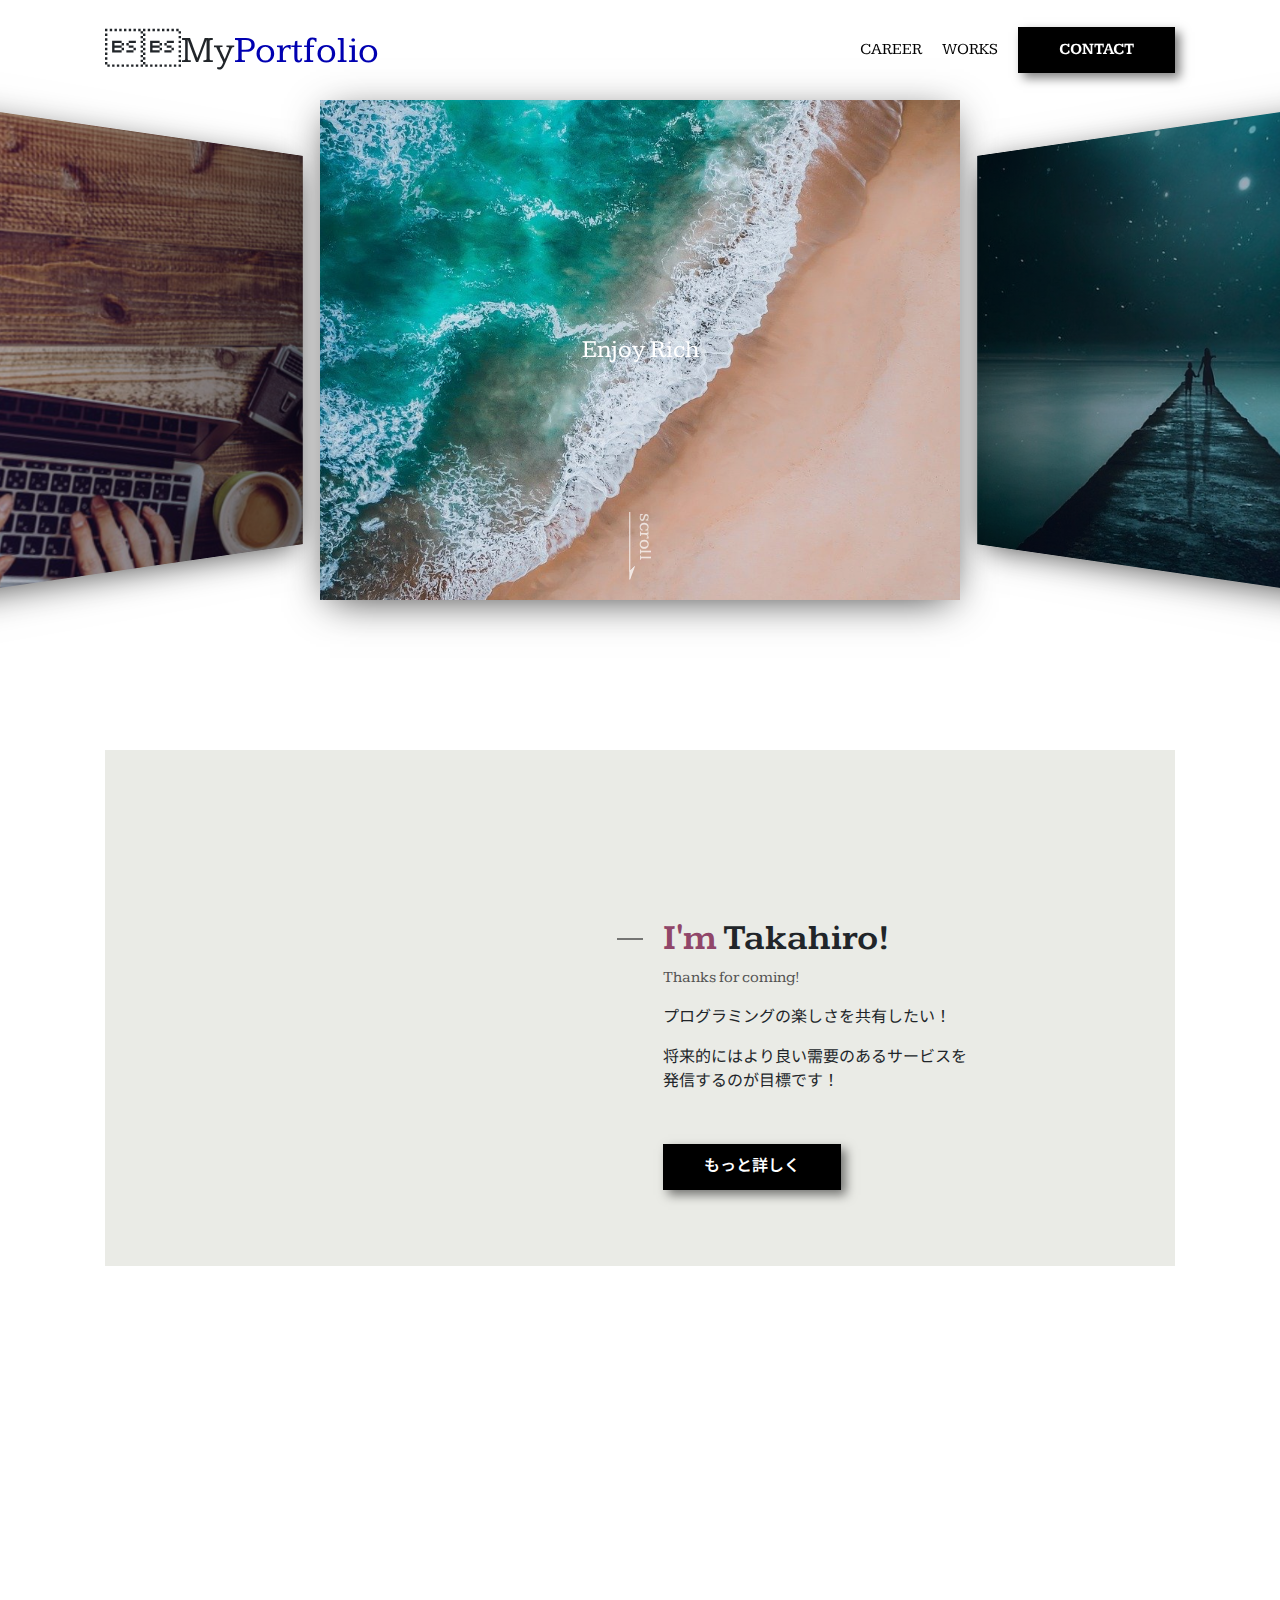
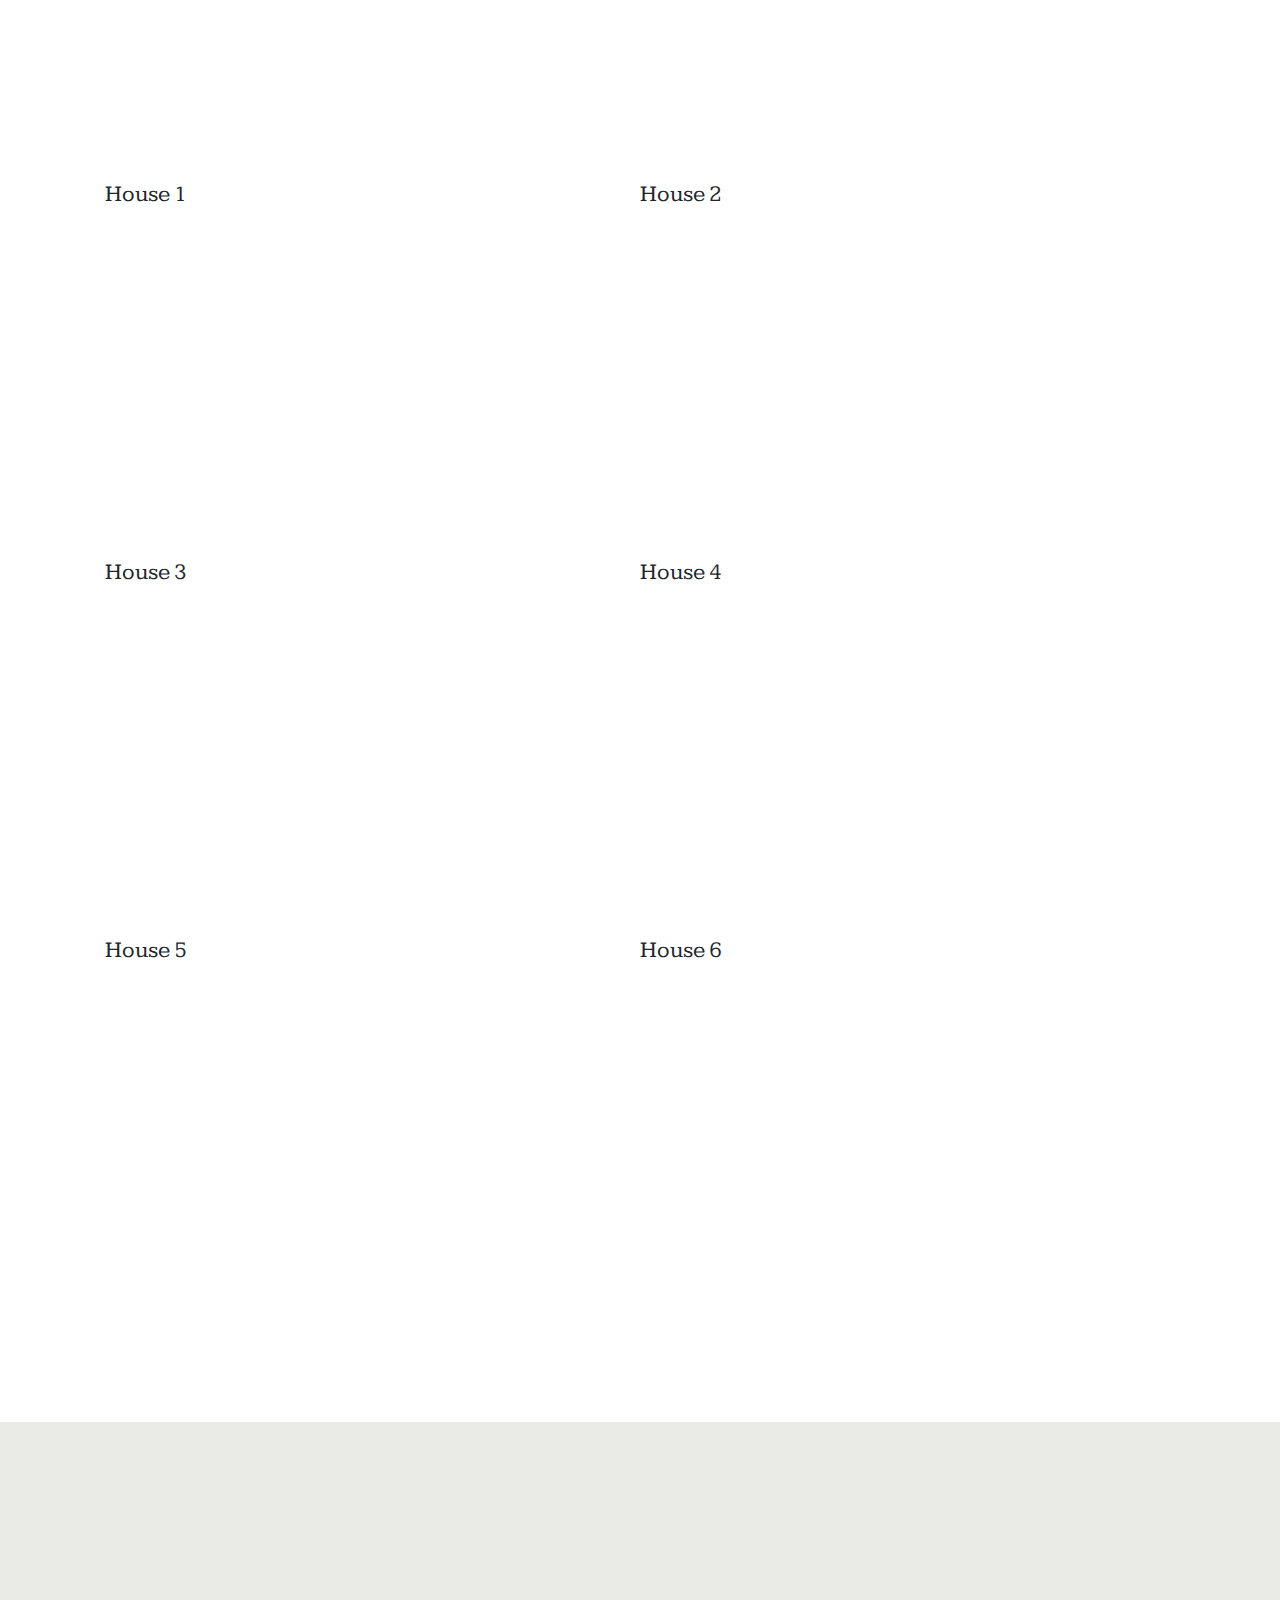
<file: index.html>
<!DOCTYPE html>
<html lang="ja">
  <head>  
    <meta charset="UTF-8" />
    <meta name="viewport" content="width=device-width, initial-scale=1.0" />
    <meta http-equiv="X-UA-Compatible" content="ie=edge" />
    <title>My portfolio</title>
    <meta name="description" content="This site is a test site.">
    
    <link rel="stylesheet" href="styles/loader.css">
    <script src="scripts/vendors/pace.js"></script>
    <link
      href="https://fonts.googleapis.com/css?family=Kameron:400,700|Noto+Sans+JP&display=swap"
      rel="stylesheet"
    />
    <link rel="stylesheet" href="styles/vendors/bootstrap-reboot.css" />
    <link rel="stylesheet" href="styles/vendors/swiper.min.css" />
    <link rel="stylesheet" href="styles/style.css" />
  </head>
  <body>
    <div id="global-container">
      <div id="container">
        <div class="mobile-menu__cover"></div>
        <div class="nav-trigger"></div>
        <header class="header">
          <div class="header__inner appear up">
            <div class="logo item">
              <span class="logo__stay">My</span>  
              <span class="logo__world">Portfolio</span>
            </div>
            <nav class="header__nav">
              <ul class="header__ul">
                <li class="header__li item"><a href="career.html">Career</a></li>
                <li class="header__li item"><a href="works.html">Works</a></li>
                <li class="header__li item">
                  <a class="btn filled" href="#">Contact</a>
                </li>
              </ul>
            </nav>
            <button class="mobile-menu__btn">
              <span></span>
              <span></span>
              <span></span>
            </button>
          </div>
        </header>
        <div id="content">
          <div class="hero">
            <div class="swiper-container">
              <div class="swiper-wrapper">
                <div class="swiper-slide">
                  <div class="hero__title">Enjoy Rich</div>
                  <img src="images/EnjoyRich.jpeg" alt="" />
                </div>
                <div class="swiper-slide">
                  <div class="hero__title">Fantastic</div>
                  <img src="images/Fantastic.jpeg" alt="" />
                </div>
                <div class="swiper-slide">
                  <div class="hero__title">Experience</div>
                  <img src="images/Experience.jpeg" alt="" />
                </div>
              </div>
              <div class="hero__footer">
                <img class="hero__downarrow" src="images/arrow.svg" />
                <span class="hero__scrolltext">scroll</span>
              </div>
            </div>
          </div>
          <div id="main-content">
            <aside class="side left">
              <div class="side__inner">
                <a class="twitter icon tween-animate-title" href="https://twitter.com/taka_medias04">Twitter</a>
                <a class="fb icon tween-animate-title" href="#">Facebook</a>
              </div>
            </aside>
            <main>
              <section class="travel">
                <div class="travel__inner">
                  <div class="travel__img cover-slide">
                    <img
                      class="img-zoom"
                      src="images/IMG_01.jpeg"
                      alt=""
                    />
                  </div>
                  <div class="travel__texts appear left">
                    <div class="travel__texts-inner">
                      <div class="travel__title main-title item">
                        <span class="purple">I'm </span>
                        <span>Takahiro!</span>
                      </div>
                      <div class="travel__sub sub-title item">Thanks for coming!</div>
                      <div class="travel__description item">
                        <p>
                        プログラミングの楽しさを共有したい！<br >
                        </p>
                        <p>将来的にはより良い需要のあるサービスを<br>発信するのが目標です！</p>
                      </div>
                      <div class="travel__btn item">
                        <button class="btn filled" onclick="location.href='career.html'" >もっと詳しく</button>
                      </div>
                    </div>
                  </div>
                </div>
              </section>
              <section class="houses">
                <div>
                  <h2 class="main-title tween-animate-title">Find Your House</h2>
                  <p class="sub-title tween-animate-title">タイル型レイアウトで世界中のオシャレな物件を公開します！　あなたのイチオシを見つけてみませんか？</p>
                </div>
                <div class="houses__inner">
                  <div class="houses__item">
                    <div class="cover-slide hover-darken">
                      <div
                        class="bg-img-zoom img-bg50"
                        style="background-image: url(images/villa-1.jpg)"
                      ></div>
                    </div>
                    <p class="houses__title">House 1</p>
                  </div>
                  <div class="houses__item">
                    <div class="cover-slide hover-darken">
                      <div
                        class="bg-img-zoom img-bg50"
                        style="background-image: url(images/villa-2.jpg)"
                      ></div>
                    </div>
                    <p class="houses__title">House 2</p>
                  </div>
                  <div class="houses__item">
                    <div class="cover-slide hover-darken">
                      <div
                        class="bg-img-zoom img-bg50"
                        style="background-image: url(images/villa-3.jpg)"
                      ></div>
                    </div>
                    <p class="houses__title">House 3</p>
                  </div>
                  <div class="houses__item">
                    <div class="cover-slide hover-darken">
                      <div
                        class="bg-img-zoom img-bg50"
                        style="background-image: url(images/villa-4.jpg)"
                      ></div>
                    </div>
                    <p class="houses__title">House 4</p>
                  </div>
                  <div class="houses__item">
                    <div class="cover-slide hover-darken">
                      <div
                        class="bg-img-zoom img-bg50"
                        style="background-image: url(images/villa-5.jpg)"
                      ></div>
                    </div>
                    <p class="houses__title">House 5</p>
                  </div>
                  <div class="houses__item">
                    <div class="cover-slide hover-darken">
                      <div
                        class="bg-img-zoom img-bg50"
                        style="background-image: url(images/villa-6.jpg)"
                      ></div>
                    </div>
                    <p class="houses__title">House 6</p>
                  </div>
                  <div class="houses__btn appear up">
                    <button class="btn slide-bg item">もっと詳しく</button>
                  </div>
                </div>
              </section>
              <section class="popular">
                <div class="popular__header">
                  <h2 class="main-title tween-animate-title">My Skill</h2>
                  <p class="sub-title tween-animate-title">フロントエンドの技術をさらに磨いていきます！</p>
                </div>
                <div class="popular__inner appear up">
                  <div class="popular__container">
                    <div class="popular__item item">
                      <div class="popular__img">
                        <img src="images/HTML.icon.png" alt="" />
                      </div>
                      <div class="popular__title">HTML</div>
                      <p>Webページを表現します</p>
                    </div>
                    <div class="popular__item item">
                      <div class="popular__img">
                        <img src="images/CSS.icon.png" alt="" />
                      </div>
                      <div class="popular__title">CSS</div>
                      <p>Webページの見た目をデザインします</p>
                    </div>
                    <div class="popular__item item">
                      <div class="popular__img">
                        <img src="images/JS.icon.png" alt="" />
                      </div>
                      <div class="popular__title">JavaScript</div>
                      <p>Webページに動きを加えます</p>
                    </div>
                    <div class="popular__item item">
                      <div class="popular__img">
                        <img src="images/react.png" alt="" />
                      </div>
                      <div class="popular__title">React</div>
                      <p>複雑なUIの管理を簡素化し高速で動作します</p>
                    </div>
                    <div class="popular__btn appear up">
                      <button class="btn cover-3d item" onclick="location.href='works.html'">過去の制作物</button>
                    </div>
                  </div>
                </div>
              </section>
            </main>
            <aside class="side right">
              <div class="side__inner">
                <span class="tween-animate-title">&copy;2020 Takahiro</span>
              </div>
            </aside>
          </div>
        </div>
        <footer class="footer appear up">
          <div class="logo item">
            
            <span class="logo__stay">My</span>
            <span class="logo__world">portfolio</span>
          </div>
          <nav class="footer__nav">
            <ul class="footer__ul">
              <li class="footer__li item"><a href="career.html">Career</a></li>
              <li class="footer__li item"><a href="works.html">Works</a></li>
              <li class="footer__li item"><a href="#">Contact</a></li>
            </ul>
            <div class="footer__copyright item">
              &copy; Takahiro
            </div>
          </nav>
        </footer>
      </div>
      <nav class="mobile-menu">
        <div class="logo">
          <img src="images/logo.svg" alt="" class="logo__img" />
          <span class="logo__stay">My</span>
          <span class="logo__world">Portfolio!</span>
        </div>
        <ul class="mobile-menu__main">
          <li class="mobile-menu__item">
            <a class="mobile-menu__link" href="career.html">
              <span class="main-title">Carrer</span>
              <span class="sub-title">キャリアについて</span>
            </a>
          </li>
          <li class="mobile-menu__item">
            <a class="mobile-menu__link" href="works.html">
              <span class="main-title">Works</span>
              <span class="sub-title">過去の制作物について</span>
            </a>
          </li>
          <li class="mobile-menu__item">
            <a class="mobile-menu__link" href="#">
              <span class="main-title">Contact Us</span>
              <span class="sub-title">コンタクト方法</span>
            </a>
          </li>
        </ul>
      </nav>
    </div>
    <script src="scripts/vendors/swiper.min.js"></script>
    <script src="scripts/vendors/TweenMax.min.js"></script>
    <script src="scripts/vendors/scroll-polyfill.js"></script>
    <script src="scripts/libs/scroll.js"></script>
    <script src="scripts/libs/text-animation.js"></script>
    <script src="scripts/libs/hero-slider.js"></script>
    <script src="scripts/libs/mobile-menu.js"></script>
    <script src="scripts/main.js"></script>
  </body>
</html>
</file>
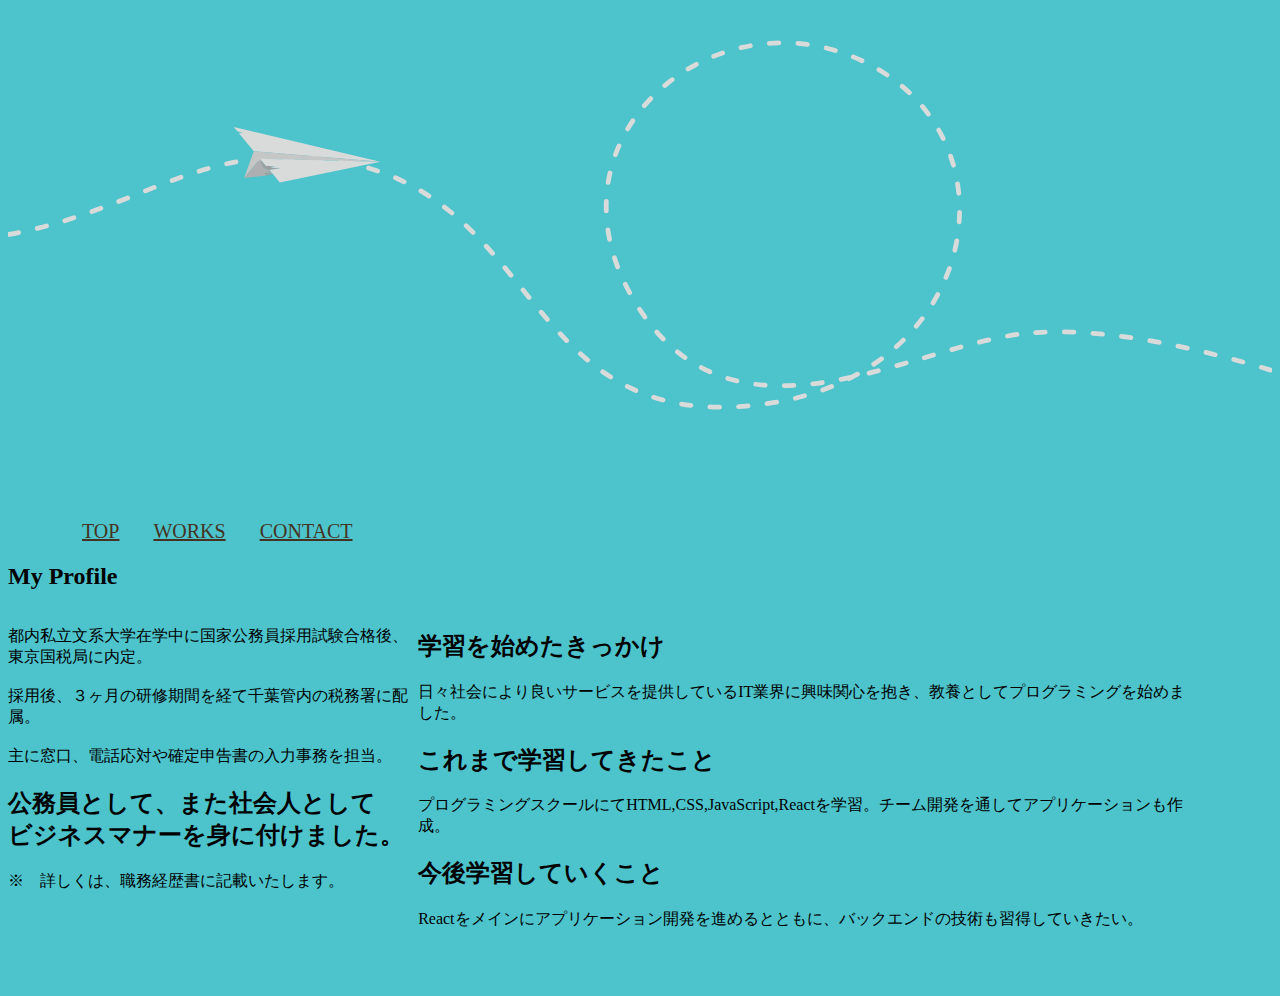
<file: career.html>
<!DOCTYPE html>
<html lang="ja">
<head>
    <meta charset="UTF-8">
    <meta name="viewport" content="width=device-width, initial-scale=1.0">
    <link rel="stylesheet" href="career.css">
    <link rel="stylesheet" href="styles/loader.css">
    <title>Career</title>
</head>
<body>
    <svg viewBox="0 0 3387 1270">
        <path id="planePath" class="planePath" d="M-226 626c439,4 636,-213 934,-225 755,-31 602,769 1334,658 562,-86 668,-698 266,-908 -401,-210 -893,189 -632,630 260,441 747,121 1051,91 360,-36 889,179 889,179" />
        <g id="plane">
          <polygon class="fil1" points="-141,-10 199,0 -198,-72 -188,-61 -171,-57 -184,-57 " />
          <polygon class="fil2" points="199,0 -141,-10 -163,63 -123,9 " />
          <polygon class="fil3" points="-95,39 -113,32 -123,9 -163,63 -105,53 -108,45 -87,48 -90,45 -103,41 -94,41 " />
          <path class="fil4" d="M-87 48l-21 -3 3 8 19 -4 -1 -1zm-26 -16l18 7 -2 -1 32 -7 -29 1 11 -4 -24 -1 -16 -18 10 23zm10 9l13 4 -4 -4 -9 0z" />
          <polygon class="fil1" points="-83,28 -94,32 -65,31 -97,38 -86,49 -67,70 199,0 -123,9 -107,27 " />
        </g>
        <!-- Define the motion path animation -->
        <animateMotion xlink:href="#plane" dur="5s" repeatCount="indefinite" rotate="auto">
          <mpath xlink:href="#planePath" />
        </animateMotion> 
      </svg>
      <nav>
        <ul class="main-nav">
          <li><a href="index.html">Top</a></li>
          <li><a href="works.html">Works</a></li>
          <li><a href="#">Contact</a></li>
        </ul>
    </nav>
        </header>
        </div>    
    <div class="wrapper">
        <h2 class="page-title">My Profile</h2>
    </div><!--/.wrapper-->
    <div class="career-contents wrapper">
        <article>
          <p>都内私立文系大学在学中に国家公務員採用試験合格後、<br>東京国税局に内定。<br>
          </br>採用後、３ヶ月の研修期間を経て千葉管内の税務署に配属。<br>
          </br>主に窓口、電話応対や確定申告書の入力事務を担当。</p>

          <h2>公務員として、また社会人として<br>ビジネスマナーを身に付けました。</h2>
          <p>※　詳しくは、職務経歴書に記載いたします。</p>
        </article>
    
        <aside>
          <h2>学習を始めたきっかけ</h2>
          <p>日々社会により良いサービスを提供しているIT業界に興味関心を抱き、教養としてプログラミングを始めました。
            </p>
          <h2>これまで学習してきたこと</h2>
          <p>プログラミングスクールにてHTML,CSS,JavaScript,Reactを学習。チーム開発を通してアプリケーションも作成。</p>
          <h2>今後学習していくこと</h2>
          <p>Reactをメインにアプリケーション開発を進めるとともに、バックエンドの技術も習得していきたい。</p>
        </aside>
    </div>
</body>
</html>
</file>
<file: styles/loader.css>
.pace-done #global-container {
  -webkit-transition: opacity 1s;
  transition: opacity 1s;
  opacity: 1;
}

#global-container {
  opacity: 0;
}

.pace {
  z-index: 2000;
  position: fixed;
  margin: auto;
  top: 0;
  left: 0;
  right: 0;
  bottom: 0;
  width: 100px;
  height: 100px;
}

.pace .pace-progress {
  -webkit-transform: none !important;
          transform: none !important;
  text-align: center;
}

.pace .pace-progress::after {
  content: attr(data-progress-text);
  display: block;
  font-weight: 100;
  font-size: 2em;
  font-family: 'Helvetica Neue', 'Yu Gothic', 'Meiryo', sans-serif;
  color: #535353;
}

.pace.pace-inactive {
  display: none;
}

.pace-progress-inner {
  width: 40px;
  height: 40px;
  background-color: #904669;
  margin: 0 auto;
  -webkit-animation-name: sk-rotateplane;
          animation-name: sk-rotateplane;
  -webkit-animation-duration: 1.2s;
          animation-duration: 1.2s;
  -webkit-animation-timing-function: ease-in-out;
          animation-timing-function: ease-in-out;
  -webkit-animation-delay: 0s;
          animation-delay: 0s;
  -webkit-animation-iteration-count: infinite;
          animation-iteration-count: infinite;
  -webkit-animation-direction: normal;
          animation-direction: normal;
  -webkit-animation-fill-mode: forwards;
          animation-fill-mode: forwards;
}

@-webkit-keyframes sk-rotateplane {
  0% {
    -webkit-transform: perspective(120px) rotateX(0deg) rotateY(0deg);
            transform: perspective(120px) rotateX(0deg) rotateY(0deg);
  }
  50% {
    -webkit-transform: perspective(120px) rotateX(-180deg) rotateY(0deg);
            transform: perspective(120px) rotateX(-180deg) rotateY(0deg);
  }
  100% {
    -webkit-transform: perspective(120px) rotateX(-180deg) rotateY(-180deg);
            transform: perspective(120px) rotateX(-180deg) rotateY(-180deg);
  }
}

@keyframes sk-rotateplane {
  0% {
    -webkit-transform: perspective(120px) rotateX(0deg) rotateY(0deg);
            transform: perspective(120px) rotateX(0deg) rotateY(0deg);
  }
  50% {
    -webkit-transform: perspective(120px) rotateX(-180deg) rotateY(0deg);
            transform: perspective(120px) rotateX(-180deg) rotateY(0deg);
  }
  100% {
    -webkit-transform: perspective(120px) rotateX(-180deg) rotateY(-180deg);
            transform: perspective(120px) rotateX(-180deg) rotateY(-180deg);
  }
}
/*# sourceMappingURL=loader.css.map */
</file>
<file: styles/style.css>
@charset "UTF-8";
.appear.up .item {
  -webkit-transform: translateY(6px);
          transform: translateY(6px);
}

.appear.down .item {
  -webkit-transform: translateY(-6px);
          transform: translateY(-6px);
}

.appear.left .item {
  -webkit-transform: translateX(40px);
          transform: translateX(40px);
}

.appear.right .item {
  -webkit-transform: translateX(-40px);
          transform: translateX(-40px);
}

.appear .item {
  -webkit-transition: all 0.8s;
  transition: all 0.8s;
  opacity: 0;
}

.appear.inview .item {
  opacity: 1;
  -webkit-transform: none;
          transform: none;
}

.appear.inview .item:nth-child(1) {
  -webkit-transition-delay: 0.1s;
          transition-delay: 0.1s;
}

.appear.inview .item:nth-child(2) {
  -webkit-transition-delay: 0.2s;
          transition-delay: 0.2s;
}

.appear.inview .item:nth-child(3) {
  -webkit-transition-delay: 0.3s;
          transition-delay: 0.3s;
}

.appear.inview .item:nth-child(4) {
  -webkit-transition-delay: 0.4s;
          transition-delay: 0.4s;
}

.appear.inview .item:nth-child(5) {
  -webkit-transition-delay: 0.5s;
          transition-delay: 0.5s;
}

.appear.inview .item:nth-child(6) {
  -webkit-transition-delay: 0.6s;
          transition-delay: 0.6s;
}

.appear.inview .item:nth-child(7) {
  -webkit-transition-delay: 0.7s;
          transition-delay: 0.7s;
}

.appear.inview .item:nth-child(8) {
  -webkit-transition-delay: 0.8s;
          transition-delay: 0.8s;
}

.appear.inview .item:nth-child(9) {
  -webkit-transition-delay: 0.9s;
          transition-delay: 0.9s;
}

.appear.inview .item:nth-child(10) {
  -webkit-transition-delay: 1s;
          transition-delay: 1s;
}

.btn {
  position: relative;
  display: inline-block;
  background-color: white;
  border: 1px solid black;
  font-weight: 600;
  padding: 10px 40px;
  margin: 10px auto;
  cursor: pointer;
  -webkit-transition: all 0.3s;
  transition: all 0.3s;
  color: black;
  text-decoration: none !important;
}

.btn.float:hover {
  background-color: black;
  color: white;
  -webkit-box-shadow: 5px 5px 10px 0 rgba(0, 0, 0, 0.5);
          box-shadow: 5px 5px 10px 0 rgba(0, 0, 0, 0.5);
}

.btn.filled {
  background-color: black;
  color: white;
  -webkit-box-shadow: 5px 5px 10px 0 rgba(0, 0, 0, 0.5);
          box-shadow: 5px 5px 10px 0 rgba(0, 0, 0, 0.5);
}

.btn.filled:hover {
  background-color: white;
  color: black;
  -webkit-box-shadow: none;
          box-shadow: none;
}

.btn.letter-spacing:hover {
  background-color: black;
  letter-spacing: 3px;
  color: white;
}

.btn.shadow {
  -webkit-box-shadow: none;
          box-shadow: none;
}

.btn.shadow:hover {
  -webkit-transform: translate(-2.5px, -2.5px);
          transform: translate(-2.5px, -2.5px);
  -webkit-box-shadow: 5px 5px 0 0 black;
          box-shadow: 5px 5px 0 0 black;
}

.btn.solid {
  -webkit-box-shadow: 2px 2px 0 0 black;
          box-shadow: 2px 2px 0 0 black;
  border-radius: 7px;
}

.btn.solid:hover {
  -webkit-transform: translate(2px, 2px);
          transform: translate(2px, 2px);
  -webkit-box-shadow: none;
          box-shadow: none;
}

.btn.slide-bg {
  position: relative;
  overflow: hidden;
  z-index: 1;
}

.btn.slide-bg::before {
  content: "";
  display: inline-block;
  width: 100%;
  height: 100%;
  background-color: black;
  position: absolute;
  top: 0;
  left: 0;
  -webkit-transform: translateX(-100%);
          transform: translateX(-100%);
  -webkit-transition: -webkit-transform 0.3s;
  transition: -webkit-transform 0.3s;
  transition: transform 0.3s;
  transition: transform 0.3s, -webkit-transform 0.3s;
  z-index: -1;
}

.btn.slide-bg:hover {
  color: white;
}

.btn.slide-bg:hover::before {
  -webkit-transform: none;
          transform: none;
}

.btn.cover-3d {
  position: relative;
  z-index: 1;
  -webkit-transform-style: preserve-3d;
          transform-style: preserve-3d;
  -webkit-perspective: 300px;
          perspective: 300px;
}

.btn.cover-3d::before {
  content: "";
  display: inline-block;
  width: 100%;
  height: 100%;
  background-color: black;
  position: absolute;
  top: 0;
  left: 0;
  -webkit-transform: rotateX(90deg);
          transform: rotateX(90deg);
  -webkit-transition: all 0.3s;
  transition: all 0.3s;
  -webkit-transform-origin: top center;
          transform-origin: top center;
  z-index: -1;
  opacity: 0;
}

.btn.cover-3d:hover {
  color: white;
}

.btn.cover-3d:hover::before {
  -webkit-transform: none;
          transform: none;
  opacity: 1;
}

.btn-cubic {
  position: relative;
  display: inline-block;
  -webkit-transform-style: preserve-3d;
          transform-style: preserve-3d;
  -webkit-perspective: 300px;
          perspective: 300px;
  width: 150px;
  height: 50px;
  margin: 0 auto;
  cursor: pointer;
  font-weight: 600;
}

.btn-cubic span {
  position: absolute;
  top: 0;
  left: 0;
  width: 100%;
  height: 100%;
  border: 1px solid black;
  line-height: 48px;
  text-align: center;
  -webkit-transition: all 0.3s;
  transition: all 0.3s;
  -webkit-transform-origin: center center -25px;
          transform-origin: center center -25px;
  color: black;
}

.btn-cubic .hovering {
  background-color: black;
  color: white;
  -webkit-transform: rotateX(90deg);
          transform: rotateX(90deg);
}

.btn-cubic .default {
  background-color: white;
  color: black;
  -webkit-transform: rotateX(0);
          transform: rotateX(0);
}

.btn-cubic:hover .hovering {
  -webkit-transform: rotateX(0);
          transform: rotateX(0);
}

.btn-cubic:hover .default {
  -webkit-transform: rotateX(-90deg);
          transform: rotateX(-90deg);
}

.swiper-container {
  overflow: visible !important;
}

.swiper-slide {
  height: 500px;
  overflow: hidden;
}

.swiper-slide > img {
  width: 100%;
  height: 100%;
  max-width: 100%;
  -o-object-fit: cover;
     object-fit: cover;
  -webkit-transform: scale(1.3);
          transform: scale(1.3);
  -webkit-transition: -webkit-transform 1.9s ease;
  transition: -webkit-transform 1.9s ease;
  transition: transform 1.9s ease;
  transition: transform 1.9s ease, -webkit-transform 1.9s ease;
}

.swiper-slide::after {
  content: "";
  position: absolute;
  top: 0;
  left: 0;
  width: 100%;
  height: 100%;
  background-color: rgba(0, 61, 125, 0.1);
}

.swiper-slide-active > img {
  -webkit-transform: none;
          transform: none;
}

.swiper-slide-active .hero__title {
  opacity: 1;
  -webkit-transform: translate(-50%, -50%);
          transform: translate(-50%, -50%);
}

.hero {
  overflow: hidden;
  padding-top: 100px;
}

.hero__title {
  position: absolute;
  top: 50%;
  left: 50%;
  -webkit-transform: translate(-50%, calc(-50% + 20px));
          transform: translate(-50%, calc(-50% + 20px));
  color: white;
  font-size: 25px;
  z-index: 2;
  opacity: 0;
  -webkit-transition: opacity 0.3s ease 1s, -webkit-transform 0.3s ease 1s;
  transition: opacity 0.3s ease 1s, -webkit-transform 0.3s ease 1s;
  transition: opacity 0.3s ease 1s, transform 0.3s ease 1s;
  transition: opacity 0.3s ease 1s, transform 0.3s ease 1s, -webkit-transform 0.3s ease 1s;
}

.hero__footer {
  position: absolute;
  left: 50%;
  bottom: 20px;
  -webkit-transform: translateX(-50%);
          transform: translateX(-50%);
  z-index: 2;
  height: 68px;
  width: 22px;
  overflow: hidden;
}

.hero__downarrow {
  position: absolute;
  left: 0;
  bottom: 0;
  width: 6px;
  -webkit-animation-name: kf-arrow-anime;
          animation-name: kf-arrow-anime;
  -webkit-animation-duration: 2s;
          animation-duration: 2s;
  -webkit-animation-timing-function: linear;
          animation-timing-function: linear;
  -webkit-animation-delay: 0s;
          animation-delay: 0s;
  -webkit-animation-iteration-count: infinite;
          animation-iteration-count: infinite;
  -webkit-animation-direction: normal;
          animation-direction: normal;
  -webkit-animation-fill-mode: forwards;
          animation-fill-mode: forwards;
}

.hero__scrolltext {
  position: absolute;
  -webkit-transform: rotate(90deg);
          transform: rotate(90deg);
  color: rgba(255, 255, 255, 0.7);
  left: -8px;
  top: 11px;
  font-size: 1.2em;
}

@-webkit-keyframes kf-arrow-anime {
  0%,
  50%,
  100% {
    -webkit-transform: translateY(-10%);
            transform: translateY(-10%);
  }
  30% {
    -webkit-transform: none;
            transform: none;
  }
}

@keyframes kf-arrow-anime {
  0%,
  50%,
  100% {
    -webkit-transform: translateY(-10%);
            transform: translateY(-10%);
  }
  30% {
    -webkit-transform: none;
            transform: none;
  }
}

.animate-title,
.tween-animate-title {
  opacity: 0;
}

.animate-title.inview,
.tween-animate-title.inview {
  opacity: 1;
}

.animate-title.inview .char,
.tween-animate-title.inview .char {
  display: inline-block;
}

.animate-title .char,
.tween-animate-title .char {
  opacity: 0;
}

.animate-title.inview .char {
  -webkit-animation-name: kf-animate-chars;
          animation-name: kf-animate-chars;
  -webkit-animation-duration: 0.5s;
          animation-duration: 0.5s;
  -webkit-animation-timing-function: cubic-bezier(0.39, 1.57, 0.58, 1);
          animation-timing-function: cubic-bezier(0.39, 1.57, 0.58, 1);
  -webkit-animation-delay: 0s;
          animation-delay: 0s;
  -webkit-animation-iteration-count: 1;
          animation-iteration-count: 1;
  -webkit-animation-direction: normal;
          animation-direction: normal;
  -webkit-animation-fill-mode: both;
          animation-fill-mode: both;
}

.animate-title.inview .char:nth-child(1) {
  -webkit-animation-delay: 0.04s;
          animation-delay: 0.04s;
}

.animate-title.inview .char:nth-child(2) {
  -webkit-animation-delay: 0.08s;
          animation-delay: 0.08s;
}

.animate-title.inview .char:nth-child(3) {
  -webkit-animation-delay: 0.12s;
          animation-delay: 0.12s;
}

.animate-title.inview .char:nth-child(4) {
  -webkit-animation-delay: 0.16s;
          animation-delay: 0.16s;
}

.animate-title.inview .char:nth-child(5) {
  -webkit-animation-delay: 0.2s;
          animation-delay: 0.2s;
}

.animate-title.inview .char:nth-child(6) {
  -webkit-animation-delay: 0.24s;
          animation-delay: 0.24s;
}

.animate-title.inview .char:nth-child(7) {
  -webkit-animation-delay: 0.28s;
          animation-delay: 0.28s;
}

.animate-title.inview .char:nth-child(8) {
  -webkit-animation-delay: 0.32s;
          animation-delay: 0.32s;
}

.animate-title.inview .char:nth-child(9) {
  -webkit-animation-delay: 0.36s;
          animation-delay: 0.36s;
}

.animate-title.inview .char:nth-child(10) {
  -webkit-animation-delay: 0.4s;
          animation-delay: 0.4s;
}

.animate-title.inview .char:nth-child(11) {
  -webkit-animation-delay: 0.44s;
          animation-delay: 0.44s;
}

.animate-title.inview .char:nth-child(12) {
  -webkit-animation-delay: 0.48s;
          animation-delay: 0.48s;
}

.animate-title.inview .char:nth-child(13) {
  -webkit-animation-delay: 0.52s;
          animation-delay: 0.52s;
}

.animate-title.inview .char:nth-child(14) {
  -webkit-animation-delay: 0.56s;
          animation-delay: 0.56s;
}

.animate-title.inview .char:nth-child(15) {
  -webkit-animation-delay: 0.6s;
          animation-delay: 0.6s;
}

.animate-title.inview .char:nth-child(16) {
  -webkit-animation-delay: 0.64s;
          animation-delay: 0.64s;
}

.animate-title.inview .char:nth-child(17) {
  -webkit-animation-delay: 0.68s;
          animation-delay: 0.68s;
}

.animate-title.inview .char:nth-child(18) {
  -webkit-animation-delay: 0.72s;
          animation-delay: 0.72s;
}

.animate-title.inview .char:nth-child(19) {
  -webkit-animation-delay: 0.76s;
          animation-delay: 0.76s;
}

.animate-title.inview .char:nth-child(20) {
  -webkit-animation-delay: 0.8s;
          animation-delay: 0.8s;
}

.animate-title.inview .char:nth-child(21) {
  -webkit-animation-delay: 0.84s;
          animation-delay: 0.84s;
}

.animate-title.inview .char:nth-child(22) {
  -webkit-animation-delay: 0.88s;
          animation-delay: 0.88s;
}

.animate-title.inview .char:nth-child(23) {
  -webkit-animation-delay: 0.92s;
          animation-delay: 0.92s;
}

.animate-title.inview .char:nth-child(24) {
  -webkit-animation-delay: 0.96s;
          animation-delay: 0.96s;
}

.animate-title.inview .char:nth-child(25) {
  -webkit-animation-delay: 1s;
          animation-delay: 1s;
}

.animate-title.inview .char:nth-child(26) {
  -webkit-animation-delay: 1.04s;
          animation-delay: 1.04s;
}

.animate-title.inview .char:nth-child(27) {
  -webkit-animation-delay: 1.08s;
          animation-delay: 1.08s;
}

.animate-title.inview .char:nth-child(28) {
  -webkit-animation-delay: 1.12s;
          animation-delay: 1.12s;
}

.animate-title.inview .char:nth-child(29) {
  -webkit-animation-delay: 1.16s;
          animation-delay: 1.16s;
}

.animate-title.inview .char:nth-child(30) {
  -webkit-animation-delay: 1.2s;
          animation-delay: 1.2s;
}

@-webkit-keyframes kf-animate-chars {
  0% {
    opacity: 0;
    -webkit-transform: translateY(-50%);
            transform: translateY(-50%);
  }
  100% {
    opacity: 1;
    -webkit-transform: translateY(0);
            transform: translateY(0);
  }
}

@keyframes kf-animate-chars {
  0% {
    opacity: 0;
    -webkit-transform: translateY(-50%);
            transform: translateY(-50%);
  }
  100% {
    opacity: 1;
    -webkit-transform: translateY(0);
            transform: translateY(0);
  }
}

.cover-slide {
  position: relative;
  overflow: hidden;
}

.cover-slide::after {
  content: "";
  position: absolute;
  z-index: 2;
  top: 0;
  left: 0;
  right: 0;
  bottom: 0;
  background-color: #eaebe6;
  opacity: 0;
}

.cover-slide.inview::after {
  opacity: 1;
  -webkit-animation-name: kf-cover-slide;
          animation-name: kf-cover-slide;
  -webkit-animation-duration: 1.6s;
          animation-duration: 1.6s;
  -webkit-animation-timing-function: ease-in-out;
          animation-timing-function: ease-in-out;
  -webkit-animation-delay: 0s;
          animation-delay: 0s;
  -webkit-animation-iteration-count: 1;
          animation-iteration-count: 1;
  -webkit-animation-direction: normal;
          animation-direction: normal;
  -webkit-animation-fill-mode: both;
          animation-fill-mode: both;
}

@-webkit-keyframes kf-cover-slide {
  0% {
    -webkit-transform-origin: left;
            transform-origin: left;
    -webkit-transform: scaleX(0);
            transform: scaleX(0);
  }
  50% {
    -webkit-transform-origin: left;
            transform-origin: left;
    -webkit-transform: scaleX(1);
            transform: scaleX(1);
  }
  50.1% {
    -webkit-transform-origin: right;
            transform-origin: right;
    -webkit-transform: scaleX(1);
            transform: scaleX(1);
  }
  100% {
    -webkit-transform-origin: right;
            transform-origin: right;
    -webkit-transform: scaleX(0);
            transform: scaleX(0);
  }
}

@keyframes kf-cover-slide {
  0% {
    -webkit-transform-origin: left;
            transform-origin: left;
    -webkit-transform: scaleX(0);
            transform: scaleX(0);
  }
  50% {
    -webkit-transform-origin: left;
            transform-origin: left;
    -webkit-transform: scaleX(1);
            transform: scaleX(1);
  }
  50.1% {
    -webkit-transform-origin: right;
            transform-origin: right;
    -webkit-transform: scaleX(1);
            transform: scaleX(1);
  }
  100% {
    -webkit-transform-origin: right;
            transform-origin: right;
    -webkit-transform: scaleX(0);
            transform: scaleX(0);
  }
}

.img-zoom, .bg-img-zoom {
  opacity: 0;
}

.inview .img-zoom, .inview .bg-img-zoom {
  opacity: 1;
  -webkit-transition: -webkit-transform 0.3s ease;
  transition: -webkit-transform 0.3s ease;
  transition: transform 0.3s ease;
  transition: transform 0.3s ease, -webkit-transform 0.3s ease;
  -webkit-animation-name: kf-img-show;
          animation-name: kf-img-show;
  -webkit-animation-duration: 1.6s;
          animation-duration: 1.6s;
  -webkit-animation-timing-function: ease-in-out;
          animation-timing-function: ease-in-out;
  -webkit-animation-delay: 0s;
          animation-delay: 0s;
  -webkit-animation-iteration-count: 1;
          animation-iteration-count: 1;
  -webkit-animation-direction: normal;
          animation-direction: normal;
  -webkit-animation-fill-mode: normal;
          animation-fill-mode: normal;
}

.inview .img-zoom:hover, .inview .bg-img-zoom:hover {
  -webkit-transform: scale(1.05);
          transform: scale(1.05);
}

@-webkit-keyframes kf-img-show {
  0% {
    opacity: 0;
  }
  50% {
    opacity: 0;
  }
  50.1% {
    opacity: 1;
    -webkit-transform: scale(1.5);
            transform: scale(1.5);
  }
  100% {
    opacity: 1;
  }
}

@keyframes kf-img-show {
  0% {
    opacity: 0;
  }
  50% {
    opacity: 0;
  }
  50.1% {
    opacity: 1;
    -webkit-transform: scale(1.5);
            transform: scale(1.5);
  }
  100% {
    opacity: 1;
  }
}

.hover-darken::before {
  content: "";
  position: absolute;
  top: 0;
  left: 0;
  width: 100%;
  height: 100%;
  z-index: 1;
  -webkit-transition: background-color 0.3s ease;
  transition: background-color 0.3s ease;
  pointer-events: none;
  -webkit-animation-name: kf-img-show;
          animation-name: kf-img-show;
  -webkit-animation-duration: 1.6s;
          animation-duration: 1.6s;
  -webkit-animation-timing-function: ease-in-out;
          animation-timing-function: ease-in-out;
  -webkit-animation-delay: 0s;
          animation-delay: 0s;
  -webkit-animation-iteration-count: 1;
          animation-iteration-count: 1;
  -webkit-animation-direction: normal;
          animation-direction: normal;
  -webkit-animation-fill-mode: normal;
          animation-fill-mode: normal;
}

.hover-darken:hover::before {
  background-color: rgba(0, 0, 0, 0.4);
}

.bg-img-zoom {
  background-image: url(images/image-1.jpg);
  background-repeat: no-repeat;
  background-position: center;
  background-size: cover;
  width: 100%;
}

.img-bg50 {
  position: relative;
}

.img-bg50::before {
  display: block;
  content: '';
  padding-top: 50%;
}

.mobile-menu {
  position: fixed;
  right: 0;
  top: 60px;
  width: 300px;
}

.mobile-menu .logo {
  padding: 0 40px;
  font-size: 38px;
}

.mobile-menu__btn {
  background-color: unset;
  border: none;
  outline: none !important;
  cursor: pointer;
}

.mobile-menu__btn > span {
  background-color: black;
  width: 35px;
  height: 2px;
  display: block;
  margin-bottom: 9px;
  -webkit-transition: -webkit-transform 0.7s;
  transition: -webkit-transform 0.7s;
  transition: transform 0.7s;
  transition: transform 0.7s, -webkit-transform 0.7s;
}

.mobile-menu__btn > span:last-child {
  margin-bottom: 0;
}

.mobile-menu__cover {
  position: absolute;
  top: 0;
  left: 0;
  width: 100%;
  height: 100%;
  background-color: rgba(0, 0, 0, 0.3);
  opacity: 0;
  visibility: hidden;
  -webkit-transition: opacity 1s;
  transition: opacity 1s;
  cursor: pointer;
  z-index: 200;
}

.mobile-menu__main {
  padding: 0;
  -webkit-perspective: 2000px;
          perspective: 2000px;
  -webkit-transform-style: preserve-3d;
          transform-style: preserve-3d;
}

.mobile-menu__item {
  list-style: none;
  display: block;
  -webkit-transform: translate3d(0, 0, -1000px);
          transform: translate3d(0, 0, -1000px);
  padding: 0 40px;
  -webkit-transition: opacity 0.2s, -webkit-transform 0.3s;
  transition: opacity 0.2s, -webkit-transform 0.3s;
  transition: transform 0.3s, opacity 0.2s;
  transition: transform 0.3s, opacity 0.2s, -webkit-transform 0.3s;
  opacity: 0;
}

.mobile-menu__link {
  display: block;
  margin-top: 30px;
  color: black;
  text-decoration: none !important;
}

.menu-open #container {
  -webkit-transform: translate(-300px, 60px);
          transform: translate(-300px, 60px);
  -webkit-box-shadow: 0 8px 40px -10px rgba(0, 0, 0, 0.8);
          box-shadow: 0 8px 40px -10px rgba(0, 0, 0, 0.8);
}

.menu-open .mobile-menu__cover {
  opacity: 1;
  visibility: visible;
}

.menu-open .mobile-menu__item {
  -webkit-transform: none;
          transform: none;
  opacity: 1;
}

.menu-open .mobile-menu__item:nth-child(1) {
  -webkit-transition-delay: 0.07s;
          transition-delay: 0.07s;
}

.menu-open .mobile-menu__item:nth-child(2) {
  -webkit-transition-delay: 0.14s;
          transition-delay: 0.14s;
}

.menu-open .mobile-menu__item:nth-child(3) {
  -webkit-transition-delay: 0.21s;
          transition-delay: 0.21s;
}

.menu-open .mobile-menu__item:nth-child(4) {
  -webkit-transition-delay: 0.28s;
          transition-delay: 0.28s;
}

.menu-open .mobile-menu__item:nth-child(5) {
  -webkit-transition-delay: 0.35s;
          transition-delay: 0.35s;
}

.menu-open .mobile-menu__btn > span {
  background-color: black;
}

.menu-open .mobile-menu__btn > span:nth-child(1) {
  -webkit-transition-delay: 70ms;
          transition-delay: 70ms;
  -webkit-transform: translateY(11px) rotate(135deg);
          transform: translateY(11px) rotate(135deg);
}

.menu-open .mobile-menu__btn > span:nth-child(2) {
  -webkit-transition-delay: 0s;
          transition-delay: 0s;
  -webkit-transform: translateX(-18px) scaleX(0);
          transform: translateX(-18px) scaleX(0);
}

.menu-open .mobile-menu__btn > span:nth-child(3) {
  -webkit-transition-delay: 140ms;
          transition-delay: 140ms;
  -webkit-transform: translateY(-11px) rotate(-135deg);
          transform: translateY(-11px) rotate(-135deg);
}

/******************************************************************

Stylesheet: ベーススタイル

******************************************************************/
body {
  font-family: "Kameron", "Noto Sans JP", sans-serif;
}

img {
  max-width: 100%;
  vertical-align: bottom;
}

.font-sm, .sub-title {
  font-size: 14px;
}

.font-md, .popular__title {
  font-size: 17px;
}

.font-lr, .houses__title {
  font-size: 17px;
}

.font-lg, .main-title {
  font-size: 25px;
}

.mb-sm, .travel__sub, .travel__img, .houses__title, .popular__title {
  margin-bottom: 16px !important;
}

.mb-lg, .travel, .houses, .popular__btn {
  margin-bottom: 80px !important;
}

.pb-sm, .travel__texts, .popular__container {
  padding-bottom: 16px !important;
}

.pb-lg, .hero {
  padding-bottom: 80px !important;
}

.content-width, .header__inner, .travel, .houses, .popular__header, .popular__container, .footer {
  width: 90%;
  margin: 0 auto;
  max-width: 1070px;
}

.main-title {
  font-weight: 600;
  margin-bottom: 0;
  display: block;
}

.sub-title {
  color: #535353;
}

.flex, .travel__inner, .houses__inner, .popular__container, .footer__nav, .footer__ul {
  display: -webkit-box;
  display: -ms-flexbox;
  display: flex;
  -webkit-box-orient: vertical;
  -webkit-box-direction: normal;
      -ms-flex-direction: column;
          flex-direction: column;
}

.purple {
  color: #904669;
}

#main-content {
  position: relative;
  z-index: 0;
}

main {
  position: relative;
  z-index: -1;
}

#container {
  background-color: white;
  position: relative;
  z-index: 10;
  -webkit-transition: -webkit-transform 0.5s, -webkit-box-shadow 0.5s;
  transition: -webkit-transform 0.5s, -webkit-box-shadow 0.5s;
  transition: transform 0.5s, box-shadow 0.5s;
  transition: transform 0.5s, box-shadow 0.5s, -webkit-transform 0.5s, -webkit-box-shadow 0.5s;
}

.header {
  position: fixed;
  top: 0;
  left: 0;
  width: 100%;
  height: 100px;
  background-color: transparent;
  display: -webkit-box;
  display: -ms-flexbox;
  display: flex;
  -webkit-box-align: center;
      -ms-flex-align: center;
          align-items: center;
  z-index: 100;
}

.header.triggered {
  background-color: rgba(255, 255, 255, 0.9);
  -webkit-box-shadow: 10px 0 25px -10px rgba(0, 0, 0, 0.5);
          box-shadow: 10px 0 25px -10px rgba(0, 0, 0, 0.5);
}

.header__nav {
  display: none;
}

.header__ul {
  display: -webkit-box;
  display: -ms-flexbox;
  display: flex;
  -webkit-box-align: center;
      -ms-flex-align: center;
          align-items: center;
  padding: 0;
  margin: 0;
  list-style: none;
}

.header__li {
  margin-left: 20px;
}

.header__li > a {
  color: black;
  text-decoration: none !important;
  text-transform: uppercase;
}

.header .logo {
  font-size: 38px;
  -webkit-box-pack: center;
      -ms-flex-pack: center;
          justify-content: center;
}

.header__inner {
  display: -webkit-box;
  display: -ms-flexbox;
  display: flex;
  -webkit-box-pack: justify;
      -ms-flex-pack: justify;
          justify-content: space-between;
  -webkit-box-align: center;
      -ms-flex-align: center;
          align-items: center;
}

.travel__inner {
  -webkit-box-pack: justify;
      -ms-flex-pack: justify;
          justify-content: space-between;
  padding: 15px;
  background-color: #eaebe6;
  position: relative;
  z-index: 0;
}

.travel__title {
  position: relative;
}

.travel__title::before {
  display: none;
  content: "";
  position: absolute;
  top: 50%;
  left: -120px;
  width: 100px;
  height: 1px;
  background-color: black;
  -webkit-transform: translateY(-50%) scaleX(0);
          transform: translateY(-50%) scaleX(0);
  -webkit-transition: -webkit-transform 0.3s ease 1.6s;
  transition: -webkit-transform 0.3s ease 1.6s;
  transition: transform 0.3s ease 1.6s;
  transition: transform 0.3s ease 1.6s, -webkit-transform 0.3s ease 1.6s;
  -webkit-transform-origin: right;
          transform-origin: right;
}

.travel__img {
  height: 300px;
  -webkit-transition: -webkit-box-shadow 1ms linear 0.8s;
  transition: -webkit-box-shadow 1ms linear 0.8s;
  transition: box-shadow 1ms linear 0.8s;
  transition: box-shadow 1ms linear 0.8s, -webkit-box-shadow 1ms linear 0.8s;
}

.travel__img > img {
  position: relative;
  z-index: -1;
  -o-object-fit: cover;
     object-fit: cover;
  width: 100%;
  height: 100%;
}

.travel__img.inview {
  -webkit-box-shadow: inset 0 0 30px black;
          box-shadow: inset 0 0 30px black;
}

.travel__texts.inview .travel__title::before {
  -webkit-transform: translateY(-50%);
          transform: translateY(-50%);
}

.houses__btn {
  text-align: center;
  -ms-flex-preferred-size: 100%;
      flex-basis: 100%;
}

.popular__inner {
  position: relative;
}

.popular__inner::before {
  display: block;
  content: "";
  position: absolute;
  top: 10%;
  left: 0;
  width: 100%;
  height: 70%;
  background: #eaebe6;
}

.popular__container {
  position: relative;
  z-index: 2;
}

.popular__btn {
  text-align: center;
  -ms-flex-preferred-size: 100%;
      flex-basis: 100%;
}

.popular__img {
  height: 150x;
  overflow: hidden;
  margin-bottom: 5px;
}

.popular__img > img {
  padding-top: 30px;
  height: 85%;
  width: 100%;
}

.logo {
  font-size: 42px;
  display: -webkit-box;
  display: -ms-flexbox;
  display: flex;
}

.logo__img {
  width: 0.7em;
}

.logo__world {
  color: #0000b1;
}

.footer {
  padding: 60px 0;
}

.footer__nav {
  -webkit-box-pack: justify;
      -ms-flex-pack: justify;
          justify-content: space-between;
  -webkit-box-align: center;
      -ms-flex-align: center;
          align-items: center;
  text-align: center;
}

.footer__ul {
  padding: 0;
  margin: 0;
  list-style: none;
}

.footer__li {
  padding: 0;
  margin: 10px;
}

.footer__li > a {
  color: #535353;
}

.footer .logo {
  font-size: 38px;
  -webkit-box-pack: center;
      -ms-flex-pack: center;
          justify-content: center;
}

.side {
  display: none;
  position: fixed;
  top: 70%;
  -webkit-transform: translateY(-50%);
          transform: translateY(-50%);
  -webkit-transition: all .3s ease-in;
  transition: all .3s ease-in;
}

.side .tween-animate-title {
  color: black;
  text-decoration: none !important;
  margin: 0 40px;
  vertical-align: middle;
  letter-spacing: 2px;
}

.side.left {
  left: -50px;
}

.side.left.inview {
  left: 50px;
}

.side.left .side__inner {
  -webkit-transform-origin: top left;
          transform-origin: top left;
  -webkit-transform: rotate(-90deg);
          transform: rotate(-90deg);
}

.side.right {
  right: -50px;
}

.side.right.inview {
  right: 50px;
}

.side.right .side__inner {
  -webkit-transform-origin: top right;
          transform-origin: top right;
  -webkit-transform: rotate(90deg);
          transform: rotate(90deg);
}

.icon {
  position: relative;
}

.icon::before {
  display: block;
  content: "";
  position: absolute;
  top: 50%;
  left: -20px;
  width: 1em;
  height: 1em;
  -webkit-transform: translateY(-50%);
          transform: translateY(-50%);
  background-position: center;
  background-repeat: no-repeat;
  background-size: contain;
}

.icon.twitter::before {
  background-image: url(../images/twitter.svg);
}

.icon.fb::before {
  background-image: url(../images/facebook.svg);
}

@media (min-width: 480px) {
  /******************************************************************

Stylesheet: 480px以上(スマホの横向き)のモニタで適用

******************************************************************/
}

@media (min-width: 600px) {
  /******************************************************************

Stylesheet: 600px以上のタブレットやモニタで適用

******************************************************************/
  .flex, .travel__inner, .houses__inner, .popular__container, .footer__nav, .footer__ul {
    -webkit-box-orient: horizontal;
    -webkit-box-direction: normal;
        -ms-flex-direction: row;
            flex-direction: row;
    -ms-flex-wrap: wrap;
        flex-wrap: wrap;
  }
  .houses__item {
    -ms-flex-preferred-size: 50%;
        flex-basis: 50%;
    margin-bottom: 60px;
  }
  .popular__container {
    -webkit-box-pack: justify;
        -ms-flex-pack: justify;
            justify-content: space-between;
  }
  .popular__item {
    -ms-flex-preferred-size: 47%;
        flex-basis: 47%;
  }
  .travel__inner {
    padding: 50px;
  }
  .travel__texts, .travel__img {
    -ms-flex-preferred-size: 47%;
        flex-basis: 47%;
  }
  .travel__texts {
    display: -webkit-box;
    display: -ms-flexbox;
    display: flex;
    -webkit-box-align: end;
        -ms-flex-align: end;
            align-items: flex-end;
  }
  .footer .logo {
    -webkit-box-pack: start;
        -ms-flex-pack: start;
            justify-content: flex-start;
  }
  .footer__li {
    margin-left: 0;
    margin-right: 30px;
  }
}

@media (min-width: 960px) {
  /******************************************************************

Stylesheet: 960px以上のモニタで適用

******************************************************************/
  .font-sm, .sub-title {
    font-size: 16px;
  }
  .font-md, .popular__title {
    font-size: 19px;
  }
  .font-lr, .houses__title {
    font-size: 23px;
  }
  .font-lg, .main-title {
    font-size: 36px;
  }
  .mb-lg, .travel, .houses, .popular__btn {
    margin-bottom: 150px !important;
  }
  .pb-lg, .hero {
    padding-bottom: 150px !important;
  }
  .popular__item {
    -ms-flex-preferred-size: 25%;
        flex-basis: 25%;
  }
  .popular__img {
    height: 335px;
  }
  .travel__img {
    height: 400px;
  }
  .travel__description {
    margin-bottom: 40px;
  }
  .travel__title::before {
    display: block;
  }
  .footer__li {
    -webkit-box-pack: start;
        -ms-flex-pack: start;
            justify-content: flex-start;
  }
  .header__nav {
    display: block;
  }
  .mobile-menu__btn {
    display: none;
  }
  .swiper-slide {
    -webkit-box-shadow: 0 8px 40px -10px rgba(0, 0, 0, 0.8);
            box-shadow: 0 8px 40px -10px rgba(0, 0, 0, 0.8);
  }
}

@media (min-width: 1280px) {
  /******************************************************************

Stylesheet: 1280px以上のモニタで適用

******************************************************************/
  .travel__inner {
    padding: 50px 150px;
  }
  .popular__item {
    -ms-flex-preferred-size: 23%;
        flex-basis: 23%;
  }
  .side {
    display: block;
  }
}

@media (-webkit-min-device-pixel-ratio: 2), (min-resolution: 192dpi) {
  /******************************************************************

Stylesheet: Retinaディスプレイで適用

******************************************************************/
  /* 

EXAMPLE 
.icon {
	background: url(images/test@2x.png) no-repeat;
	background-size: 24px 24px;
}

*/
}

@media print {
  /******************************************************************

Stylesheet: プリンタのみに適用

******************************************************************/
}
/*# sourceMappingURL=style.css.map */
</file>
<file: career.css>
html {
    background-color: #4dc4cc;
  }
  
  .planePath {
    stroke: #D9DADA;
    stroke-width: .1%;
    stroke-width: .5%;
    stroke-dasharray: 1% 2%;
    stroke-linecap: round;
    fill: none;
  }
  
  .fil1 {
    fill: #D9DADA;
  }
  
  .fil2 {
    fill: #C5C6C6;
  }
  
  .fil4 {
    fill: #9D9E9E;
  }
  
  .fil3 {
    fill: #AEAFB0;
  }

  .article{
    width:70%
  }

  .aside{
    width:30%;
  }

  .career-contents{
    display: flex;
    justify-content:space-between ;
    margin-bottom: 50px;
    margin-right: 80px;
  }

  .main-nav{
    display:flex;
    font-size:1.25rem;
    text-transform: uppercase;
    margin-top: 34px;
    list-style: none;
  }

  .main-nav li{
    margin-left: 34px;
  }

  .main-nav a {
    color:#432;
  }

  .main-nav a:hover{
    color:rgb(170, 16, 241);
  }

@media (max-width:600px){
  .career-contents{
    flex-direction: column;
  }
  .page-title{
    margin-top: 30px;
  }
  article, aside{
    width: 100%;
  }
  aside{
    margin-top: 60px;
  }


}
</file>
